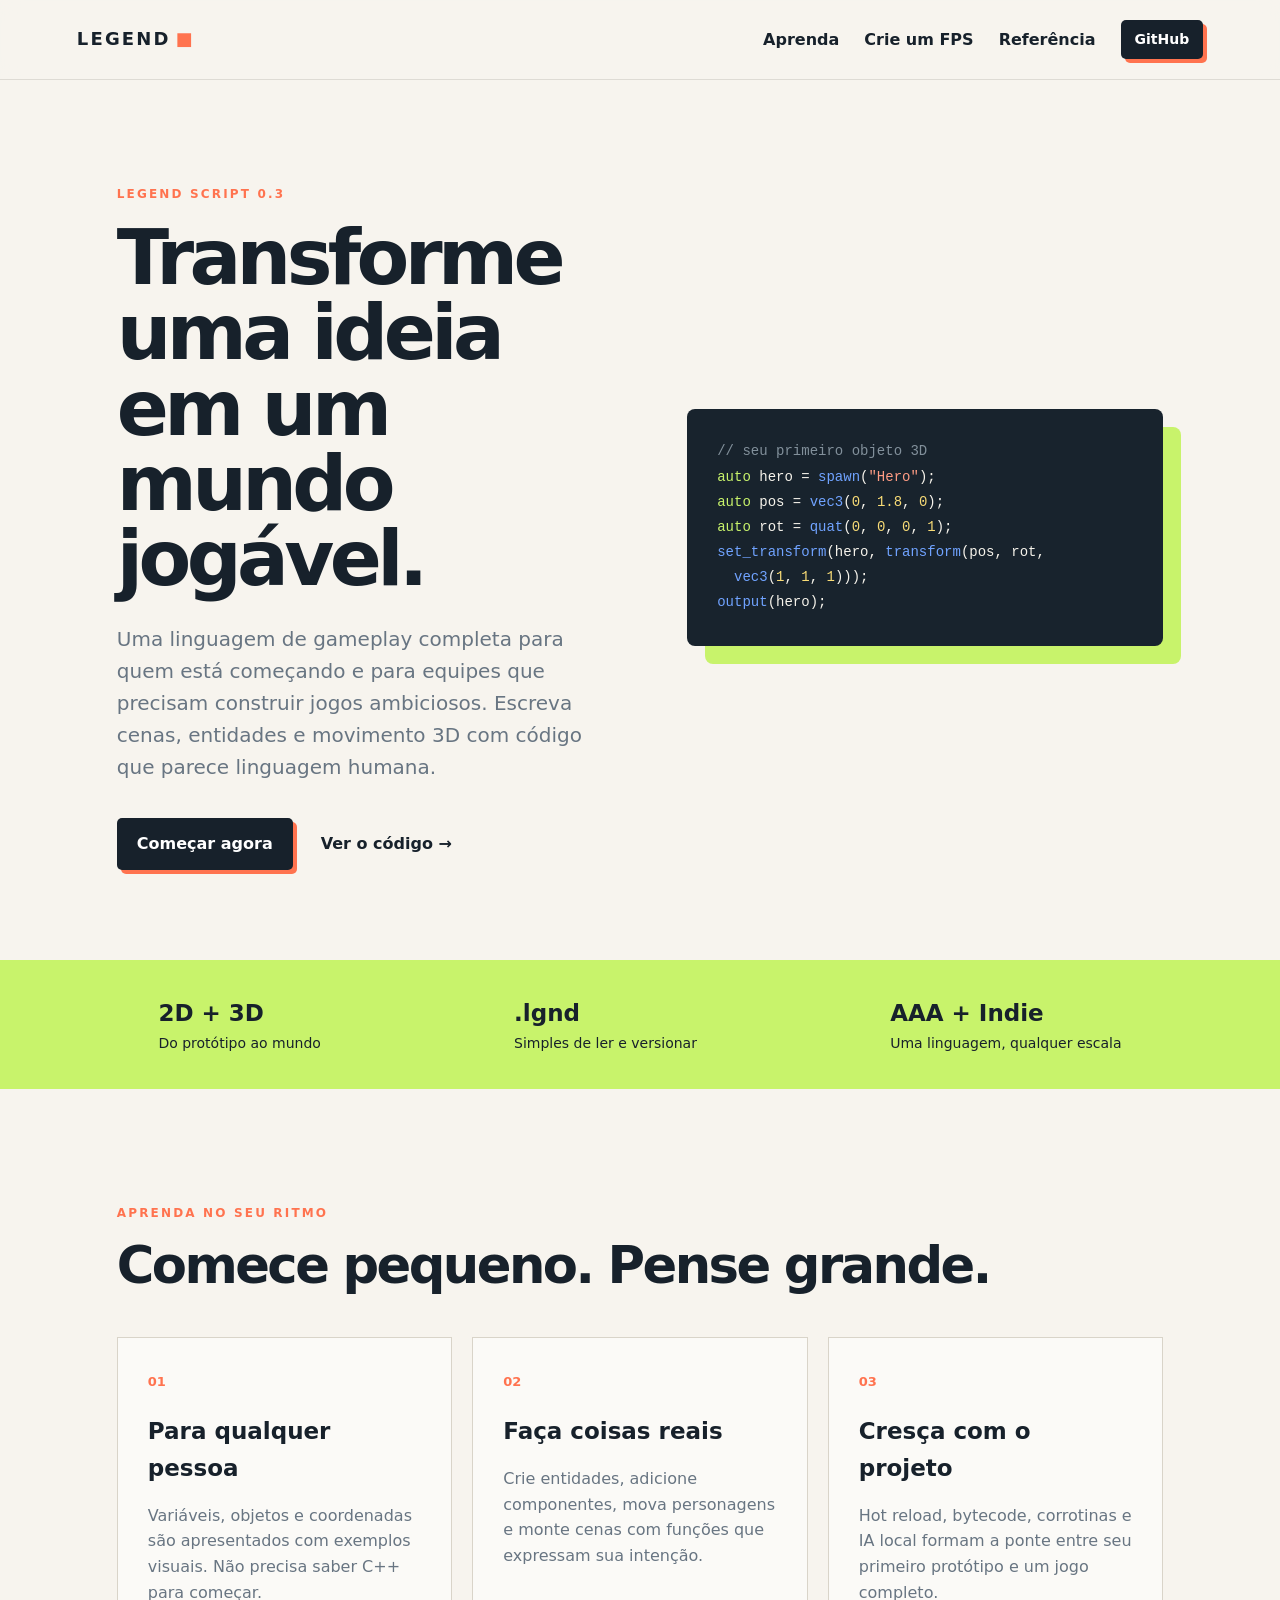
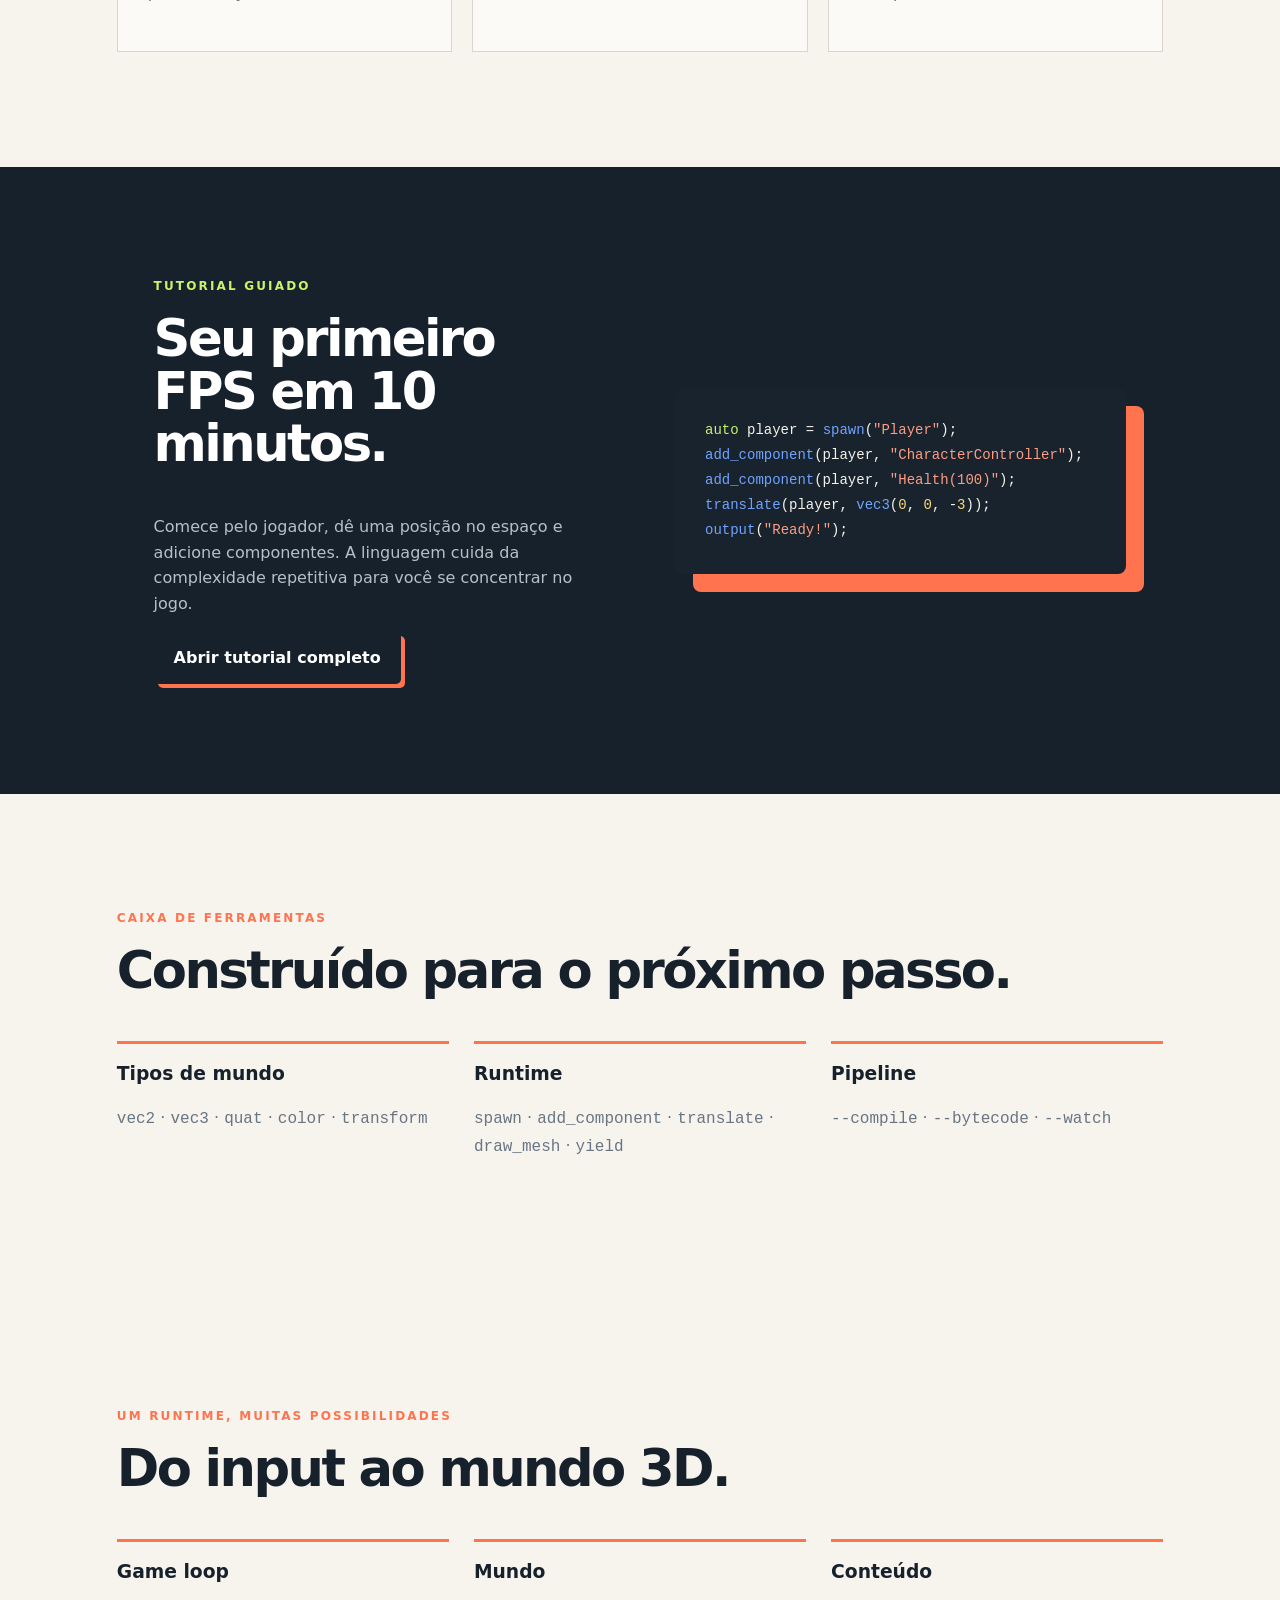
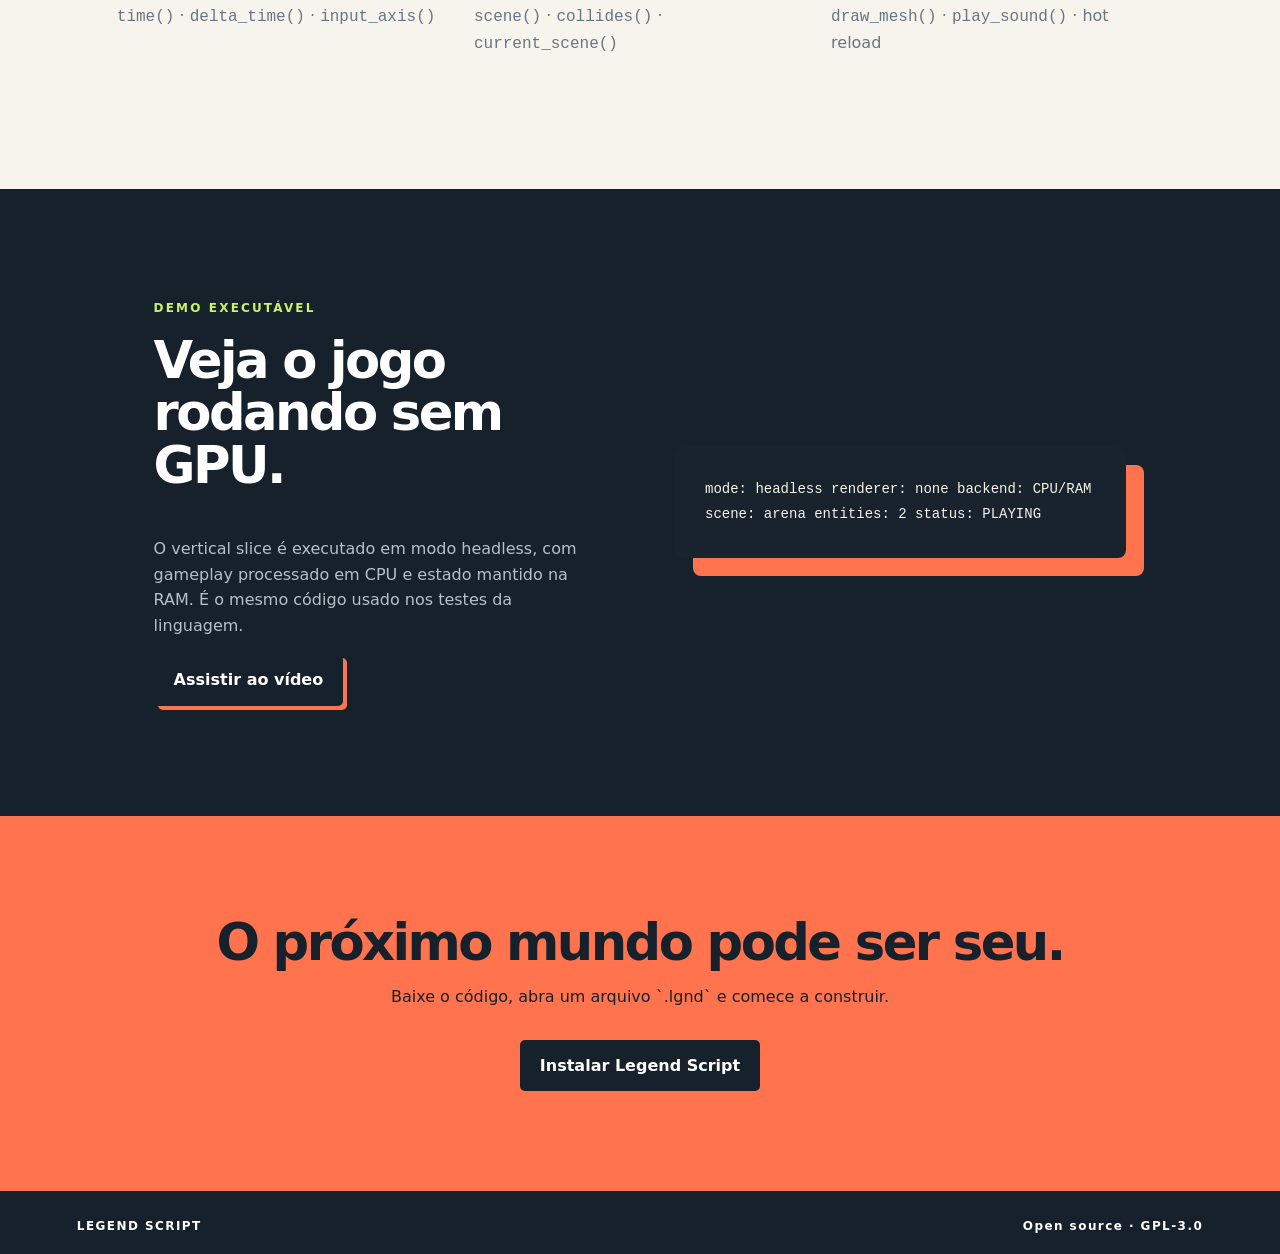
<file: index.html>
<!doctype html>
<html lang="pt-BR">
<head>
  <meta charset="utf-8"><meta name="viewport" content="width=device-width,initial-scale=1">
  <title>Legend Script — Crie mundos</title><meta name="description" content="Aprenda Legend Script criando jogos 2D e 3D.">
  <link rel="stylesheet" href="style.css">
</head>
<body>
<header class="nav"><a class="brand" href="#top">LEGEND<span>■</span></a><nav><a href="#learn">Aprenda</a><a href="#fps">Crie um FPS</a><a href="#reference">Referência</a><a class="button small" href="https://github.com/beguagua/legend-script">GitHub</a></nav></header>
<main id="top">
<section class="hero"><div><p class="eyebrow">LEGEND SCRIPT 0.3</p><h1>Transforme uma ideia em um mundo jogável.</h1><p class="lead">Uma linguagem de gameplay completa para quem está começando e para equipes que precisam construir jogos ambiciosos. Escreva cenas, entidades e movimento 3D com código que parece linguagem humana.</p><div class="actions"><a class="button" href="#learn">Começar agora</a><a class="text-link" href="https://github.com/beguagua/legend-script">Ver o código →</a></div></div><pre class="code-card"><code><span class="muted">// seu primeiro objeto 3D</span>
<span class="kw">auto</span> hero = <span class="fn">spawn</span>(<span class="str">"Hero"</span>);
<span class="kw">auto</span> pos = <span class="fn">vec3</span>(<span class="num">0</span>, <span class="num">1.8</span>, <span class="num">0</span>);
<span class="kw">auto</span> rot = <span class="fn">quat</span>(<span class="num">0</span>, <span class="num">0</span>, <span class="num">0</span>, <span class="num">1</span>);
<span class="fn">set_transform</span>(hero, <span class="fn">transform</span>(pos, rot,
  <span class="fn">vec3</span>(<span class="num">1</span>, <span class="num">1</span>, <span class="num">1</span>)));
<span class="fn">output</span>(hero);</code></pre></section>
<section class="stats"><div><strong>2D + 3D</strong><span>Do protótipo ao mundo</span></div><div><strong>.lgnd</strong><span>Simples de ler e versionar</span></div><div><strong>AAA + Indie</strong><span>Uma linguagem, qualquer escala</span></div></section>
<section id="learn" class="section"><p class="eyebrow">APRENDA NO SEU RITMO</p><h2>Comece pequeno. Pense grande.</h2><div class="cards"><article><b>01</b><h3>Para qualquer pessoa</h3><p>Variáveis, objetos e coordenadas são apresentados com exemplos visuais. Não precisa saber C++ para começar.</p></article><article><b>02</b><h3>Faça coisas reais</h3><p>Crie entidades, adicione componentes, mova personagens e monte cenas com funções que expressam sua intenção.</p></article><article><b>03</b><h3>Cresça com o projeto</h3><p>Hot reload, bytecode, corrotinas e IA local formam a ponte entre seu primeiro protótipo e um jogo completo.</p></article></div></section>
<section id="fps" class="dark-section"><div><p class="eyebrow">TUTORIAL GUIADO</p><h2>Seu primeiro FPS em 10 minutos.</h2><p>Comece pelo jogador, dê uma posição no espaço e adicione componentes. A linguagem cuida da complexidade repetitiva para você se concentrar no jogo.</p><a class="button" href="https://github.com/beguagua/legend-script/blob/main/README.md#tutorial-primeiro-prot%C3%B3tipo-de-fps">Abrir tutorial completo</a></div><pre class="code-card"><code><span class="kw">auto</span> player = <span class="fn">spawn</span>(<span class="str">"Player"</span>);
<span class="fn">add_component</span>(player, <span class="str">"CharacterController"</span>);
<span class="fn">add_component</span>(player, <span class="str">"Health(100)"</span>);
<span class="fn">translate</span>(player, <span class="fn">vec3</span>(<span class="num">0</span>, <span class="num">0</span>, -<span class="num">3</span>));
<span class="fn">output</span>(<span class="str">"Ready!"</span>);</code></pre></section>
<section id="reference" class="section"><p class="eyebrow">CAIXA DE FERRAMENTAS</p><h2>Construído para o próximo passo.</h2><div class="reference"><div><h3>Tipos de mundo</h3><p><code>vec2</code> · <code>vec3</code> · <code>quat</code> · <code>color</code> · <code>transform</code></p></div><div><h3>Runtime</h3><p><code>spawn</code> · <code>add_component</code> · <code>translate</code> · <code>draw_mesh</code> · <code>yield</code></p></div><div><h3>Pipeline</h3><p><code>--compile</code> · <code>--bytecode</code> · <code>--watch</code></p></div></div></section>
<section class="section"><p class="eyebrow">UM RUNTIME, MUITAS POSSIBILIDADES</p><h2>Do input ao mundo 3D.</h2><div class="reference"><div><h3>Game loop</h3><p><code>time()</code> · <code>delta_time()</code> · <code>input_axis()</code></p></div><div><h3>Mundo</h3><p><code>scene()</code> · <code>collides()</code> · <code>current_scene()</code></p></div><div><h3>Conteúdo</h3><p><code>draw_mesh()</code> · <code>play_sound()</code> · hot reload</p></div></div></section><section class="dark-section"><div><p class="eyebrow">DEMO EXECUTÁVEL</p><h2>Veja o jogo rodando sem GPU.</h2><p>O vertical slice é executado em modo headless, com gameplay processado em CPU e estado mantido na RAM. É o mesmo código usado nos testes da linguagem.</p><a class="button" href="https://github.com/beguagua/legend-script/blob/main/media/legend-cpu-ram-gameplay.mp4">Assistir ao vídeo</a></div><div class="code-card"><code>mode: headless
renderer: none
backend: CPU/RAM
scene: arena
entities: 2
status: PLAYING</code></div></section><section class="cta"><h2>O próximo mundo pode ser seu.</h2><p>Baixe o código, abra um arquivo `.lgnd` e comece a construir.</p><a class="button" href="https://github.com/beguagua/legend-script#instala%C3%A7%C3%A3o-e-compila%C3%A7%C3%A3o">Instalar Legend Script</a></section>
</main><footer><span>LEGEND SCRIPT</span><span>Open source · GPL-3.0</span></footer>
</body></html>
</file>
<file: style.css>
:root{--ink:#17212b;--muted:#687582;--cream:#f7f4ee;--lime:#c8f36b;--orange:#ff734f;--blue:#2b5cff}*{box-sizing:border-box}html{scroll-behavior:smooth}body{margin:0;background:var(--cream);color:var(--ink);font:16px/1.6 Inter,ui-sans-serif,system-ui,-apple-system,sans-serif}.nav{height:80px;display:flex;align-items:center;justify-content:space-between;padding:0 6vw;border-bottom:1px solid #dedbd4;background:#f7f4eecc;backdrop-filter:blur(10px);position:sticky;top:0;z-index:5}.brand{font-weight:900;letter-spacing:.12em;text-decoration:none;color:var(--ink);font-size:18px}.brand span{color:var(--orange);margin-left:5px}.nav nav{display:flex;gap:25px;align-items:center}.nav a{color:var(--ink);text-decoration:none;font-weight:600}.button{display:inline-block;background:var(--ink);color:white!important;text-decoration:none;padding:13px 20px;border-radius:5px;font-weight:800;transition:.2s;box-shadow:4px 4px 0 var(--orange)}.button:hover{transform:translate(-2px,-2px);box-shadow:6px 6px 0 var(--orange)}.button.small{padding:8px 14px;font-size:14px}.hero{max-width:1200px;margin:auto;padding:105px 6vw 90px;display:grid;grid-template-columns:1.03fr .97fr;gap:65px;align-items:center}.eyebrow{font-size:12px;letter-spacing:.18em;font-weight:900;color:var(--orange);margin:0 0 16px}.hero h1{font-size:clamp(45px,6vw,82px);line-height:.98;letter-spacing:-.06em;margin:0 0 27px;max-width:720px}.lead{color:var(--muted);font-size:20px;max-width:600px}.actions{display:flex;gap:28px;align-items:center;margin-top:35px}.text-link{font-weight:800;color:var(--ink);text-decoration:none}.code-card{background:#18232d;color:#f6f3eb;border-radius:8px;padding:30px;overflow:auto;box-shadow:18px 18px 0 var(--lime);font:14px/1.8 ui-monospace,SFMono-Regular,Menlo,monospace}.kw{color:#c8f36b}.fn{color:#70a3ff}.str{color:#ff9c84}.num{color:#f9dc76}.muted{color:#82909b}.stats{background:var(--lime);display:flex;justify-content:space-around;padding:35px 6vw;gap:30px}.stats div{display:flex;flex-direction:column}.stats strong{font-size:23px}.stats span{font-size:14px}.section{max-width:1200px;margin:auto;padding:115px 6vw}.section h2,.dark-section h2,.cta h2{font-size:clamp(35px,4vw,57px);line-height:1.02;letter-spacing:-.05em;margin:0 0 45px}.cards{display:grid;grid-template-columns:repeat(3,1fr);gap:20px}.cards article{border:1px solid #d9d4c9;padding:30px;min-height:220px;background:#fbfaf7}.cards b{color:var(--orange);font-size:13px}.cards h3{font-size:23px;margin:20px 0 8px}.cards p,.dark-section p{color:var(--muted)}.dark-section{background:var(--ink);color:white;padding:110px 12vw;display:grid;grid-template-columns:1fr 1fr;gap:70px;align-items:center}.dark-section .eyebrow{color:var(--lime)}.dark-section p{color:#b7c0c7;max-width:500px}.dark-section .code-card{box-shadow:18px 18px 0 var(--orange)}.reference{display:grid;grid-template-columns:repeat(3,1fr);gap:25px}.reference>div{border-top:3px solid var(--orange);padding-top:15px}.reference h3{margin:0 0 12px}.reference p{color:var(--muted)}code{font-family:ui-monospace,SFMono-Regular,Menlo,monospace}.cta{text-align:center;background:var(--orange);padding:100px 20px}.cta h2{margin-bottom:15px}.cta p{margin-bottom:30px}footer{background:var(--ink);color:white;padding:26px 6vw;display:flex;justify-content:space-between;font-size:12px;letter-spacing:.12em;font-weight:800}@media(max-width:800px){.nav{padding:0 5vw}.nav nav a:not(.button){display:none}.hero,.dark-section{grid-template-columns:1fr;padding:75px 7vw}.hero{gap:50px}.stats{display:grid;grid-template-columns:repeat(3,1fr);padding:25px 7vw}.stats strong{font-size:16px}.stats span{font-size:11px}.section{padding:75px 7vw}.cards,.reference{grid-template-columns:1fr}.code-card{box-shadow:10px 10px 0 var(--lime);font-size:12px}.dark-section .code-card{box-shadow:10px 10px 0 var(--orange)}footer{padding:22px 7vw;display:block}footer span{display:block;margin:5px 0}}
</file>
